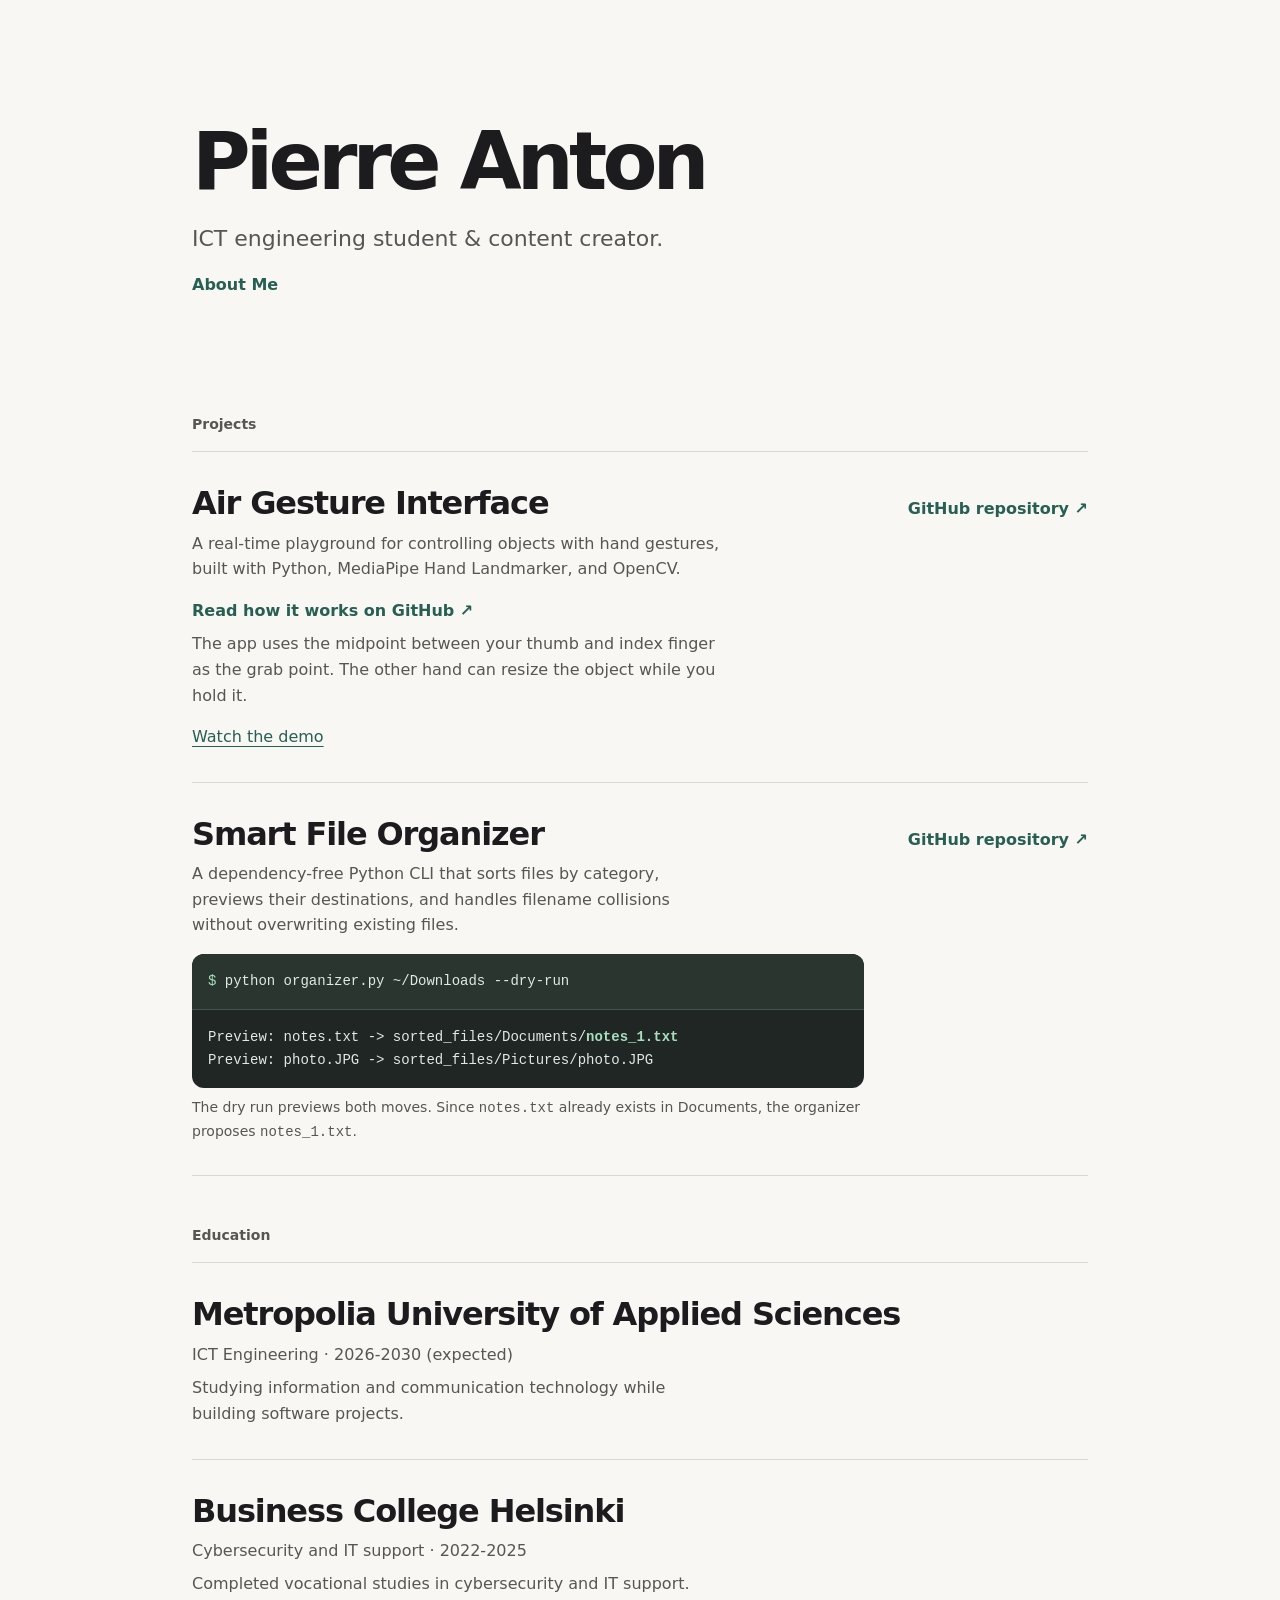
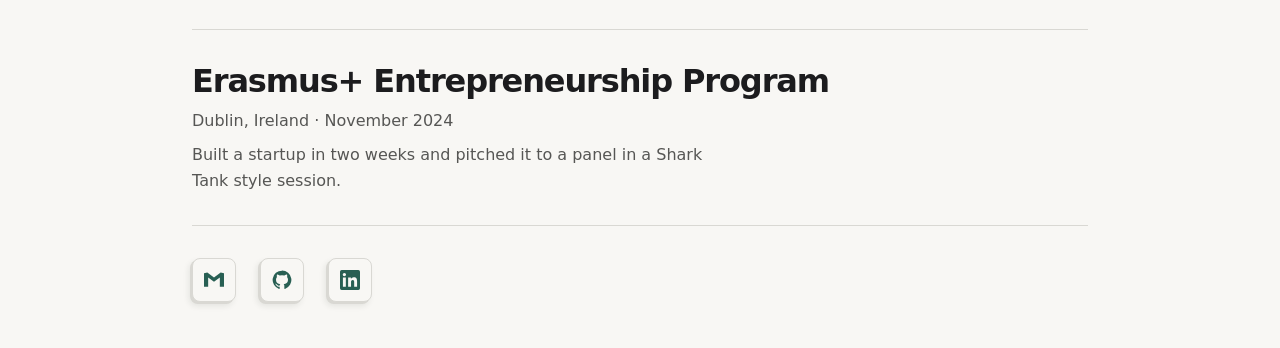
<file: index.html>
<!doctype html>
<html lang="en">
<head>
  <meta charset="utf-8">
  <meta name="viewport" content="width=device-width, initial-scale=1">
  <title>Pierre Anton · Developer Portfolio</title>
  <meta name="description" content="Explore Pierre Anton's software projects, including a webcam-based hand gesture interface and a Python file organizer with safe dry-run previews.">
  <link rel="canonical" href="https://pierreanton.com/">
  <meta property="og:type" content="website">
  <meta property="og:url" content="https://pierreanton.com/">
  <meta property="og:title" content="Pierre Anton · Developer Portfolio">
  <meta property="og:description" content="Explore Pierre Anton's software projects, including a webcam-based hand gesture interface and a Python file organizer with safe dry-run previews.">
  <meta property="og:image" content="https://pierreanton.com/demo/social-preview.jpg">
  <meta property="og:image:alt" content="Air Gesture Interface tracking a hand and moving virtual objects">
  <link rel="stylesheet" href="style.css?v=7">
  <link rel="preload" as="image" href="demo/air-gesture-demo.gif?v=3">
</head>
<body class="page">
  <header class="intro">
    <h1>Pierre Anton</h1>
    <p>ICT engineering student & content creator.</p>
    <nav class="page-nav" aria-label="Portfolio">
      <a href="about-me/">About Me</a>
    </nav>
  </header>

  <main>
    <section aria-labelledby="projects">
      <h2 id="projects">Projects</h2>
      <article class="project">
        <div>
          <h3>Air Gesture Interface</h3>
          <p>A real-time playground for controlling objects with hand gestures, built with Python, MediaPipe Hand Landmarker, and OpenCV.</p>
        </div>
        <a href="https://github.com/antonsec/air-gesture-interface">GitHub repository <span aria-hidden="true">↗</span></a>
        <div class="project-example">
          <a href="https://github.com/antonsec/air-gesture-interface#readme">Read how it works on GitHub ↗</a>
          <p>The app uses the midpoint between your thumb and index finger as the grab point. The other hand can resize the object while you hold it.</p>
          <button class="demo-trigger" type="button" aria-haspopup="dialog">Watch the demo</button>
          <dialog class="demo-window" id="gesture-demo" aria-labelledby="demo-title">
            <form method="dialog" class="demo-titlebar">
              <button aria-label="Close demo"><span aria-hidden="true">×</span></button>
              <strong id="demo-title" tabindex="-1" autofocus>Air Gesture Interface</strong>
            </form>
            <p class="demo-status" role="status"></p>
            <div class="demo-frame">
              <img hidden data-src="demo/air-gesture-demo.gif?v=3" alt="Webcam demo of hand gestures moving and resizing virtual objects" width="640" height="400">
            </div>
          </dialog>
        </div>
      </article>
      <article class="project">
        <div>
          <h3>Smart File Organizer</h3>
          <p>A dependency-free Python CLI that sorts files by category, previews their destinations, and handles filename collisions without overwriting existing files.</p>
        </div>
        <a href="https://github.com/antonsec/smart-file-organizer">GitHub repository <span aria-hidden="true">↗</span></a>
        <div class="project-example">
          <figure class="terminal-preview">
            <div class="terminal-screen" tabindex="0" aria-label="Smart File Organizer dry-run preview">
              <div class="terminal-command"><code><span aria-hidden="true">$ </span>python organizer.py ~/Downloads --dry-run</code></div>
              <pre><code><span class="terminal-line">Preview: notes.txt -&gt; sorted_files/Documents/<strong>notes_1.txt</strong></span><span class="terminal-line">Preview: photo.JPG -&gt; sorted_files/Pictures/photo.JPG</span></code></pre>
            </div>
            <figcaption>The dry run previews both moves. Since <code>notes.txt</code> already exists in Documents, the organizer proposes <code>notes_1.txt</code>.</figcaption>
          </figure>
        </div>
      </article>
    </section>

    <section class="education" aria-labelledby="education">
      <h2 id="education">Education</h2>
      <ul>
        <li>
          <h3>Metropolia University of Applied Sciences</h3>
          <p>ICT Engineering · 2026-2030 (expected)</p>
          <p>Studying information and communication technology while building software projects.</p>
        </li>
        <li>
          <h3>Business College Helsinki</h3>
          <p>Cybersecurity and IT support · 2022-2025</p>
          <p>Completed vocational studies in cybersecurity and IT support.</p>
        </li>
        <li>
          <h3>Erasmus+ Entrepreneurship Program</h3>
          <p>Dublin, Ireland · November 2024</p>
          <p>Built a startup in two weeks and pitched it to a panel in a Shark Tank style session.</p>
        </li>
      </ul>
    </section>
  </main>

  <footer class="contact">
    <a href="mailto:hello@pierreanton.com" aria-label="Email"><svg viewBox="0 0 24 24" aria-hidden="true" fill="currentColor"><path d="M0 4v16h5V9l7 5 7-5v11h5V4l-4-1-8 6-8-6z"/></svg></a>
    <a href="https://github.com/antonsec" aria-label="GitHub"><svg viewBox="0 0 24 24" aria-hidden="true" fill="currentColor"><path d="M12 .75a11.25 11.25 0 0 0-3.56 21.92c.56.1.77-.24.77-.54v-2.1c-3.13.68-3.79-1.33-3.79-1.33-.51-1.3-1.25-1.64-1.25-1.64-1.02-.7.08-.69.08-.69 1.13.08 1.72 1.16 1.72 1.16 1 1.71 2.62 1.22 3.26.93.1-.72.39-1.22.71-1.5-2.5-.28-5.13-1.25-5.13-5.56 0-1.23.44-2.24 1.16-3.03-.12-.28-.5-1.43.11-2.98 0 0 .95-.3 3.1 1.16a10.8 10.8 0 0 1 5.64 0c2.15-1.46 3.1-1.16 3.1-1.16.61 1.55.23 2.7.12 2.98.72.79 1.15 1.8 1.15 3.03 0 4.32-2.63 5.27-5.14 5.55.4.35.76 1.04.76 2.09v3.09c0 .3.2.65.77.54A11.25 11.25 0 0 0 12 .75Z"/></svg></a>
    <a href="https://www.linkedin.com/in/pierre-anton/" aria-label="LinkedIn"><svg viewBox="0 0 24 24" aria-hidden="true" fill="currentColor"><path d="M22 0H2a2 2 0 0 0-2 2v20a2 2 0 0 0 2 2h20a2 2 0 0 0 2-2V2a2 2 0 0 0-2-2ZM7 20H3.5V9H7ZM5.25 7.5a2 2 0 1 1 0-4 2 2 0 0 1 0 4ZM20.5 20H17v-5.5c0-1.3-.1-2.5-1.75-2.5s-2 1.3-2 2.5V20H9.75V9h3.35v1.5h.05A3.7 3.7 0 0 1 16.5 8.7c3.6 0 4 2.35 4 5.4Z"/></svg></a>
  </footer>
  <script src="demo-dialog.js?v=5" defer></script>
</body>
</html>
</file>
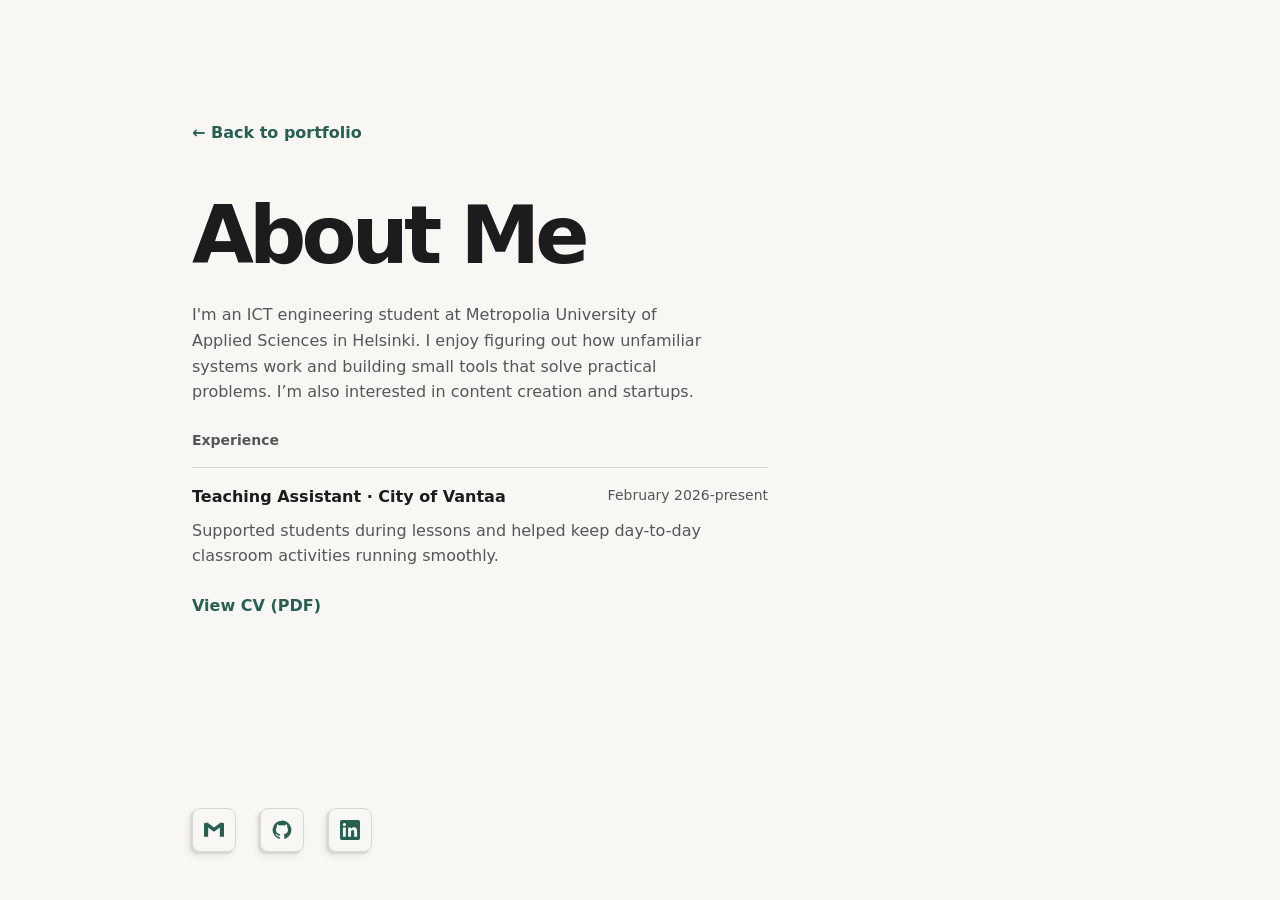
<file: about-me/index.html>
<!doctype html>
<html lang="en">
<head>
  <meta charset="utf-8">
  <meta name="viewport" content="width=device-width, initial-scale=1">
  <title>About Me · Pierre Anton</title>
  <link rel="stylesheet" href="../style.css?v=9">
</head>
<body class="page about-page">
  <header>
    <nav aria-label="Portfolio">
      <a href="../">← Back to portfolio</a>
    </nav>
  </header>

  <main class="about">
    <h1>About Me</h1>
    <p>I'm an ICT engineering student at Metropolia University of Applied Sciences in Helsinki. I enjoy figuring out how unfamiliar systems work and building small tools that solve practical problems. I’m also interested in content creation and startups.</p>
    <section class="experience" aria-labelledby="experience">
      <h2 id="experience">Experience</h2>
      <div class="experience-role">
        <strong>Teaching Assistant · City of Vantaa</strong>
        <span>February 2026-present</span>
      </div>
      <p>Supported students during lessons and helped keep day-to-day classroom activities running smoothly.</p>
    </section>
    <a href="../pdf/pierre-anton.pdf">View CV (PDF)</a>
  </main>

  <footer class="contact">
    <a href="mailto:hello@pierreanton.com" aria-label="Email"><svg viewBox="0 0 24 24" aria-hidden="true" fill="currentColor"><path d="M0 4v16h5V9l7 5 7-5v11h5V4l-4-1-8 6-8-6z"/></svg></a>
    <a href="https://github.com/antonsec" aria-label="GitHub"><svg viewBox="0 0 24 24" aria-hidden="true" fill="currentColor"><path d="M12 .75a11.25 11.25 0 0 0-3.56 21.92c.56.1.77-.24.77-.54v-2.1c-3.13.68-3.79-1.33-3.79-1.33-.51-1.3-1.25-1.64-1.25-1.64-1.02-.7.08-.69.08-.69 1.13.08 1.72 1.16 1.72 1.16 1 1.71 2.62 1.22 3.26.93.1-.72.39-1.22.71-1.5-2.5-.28-5.13-1.25-5.13-5.56 0-1.23.44-2.24 1.16-3.03-.12-.28-.5-1.43.11-2.98 0 0 .95-.3 3.1 1.16a10.8 10.8 0 0 1 5.64 0c2.15-1.46 3.1-1.16 3.1-1.16.61 1.55.23 2.7.12 2.98.72.79 1.15 1.8 1.15 3.03 0 4.32-2.63 5.27-5.14 5.55.4.35.76 1.04.76 2.09v3.09c0 .3.2.65.77.54A11.25 11.25 0 0 0 12 .75Z"/></svg></a>
    <a href="https://www.linkedin.com/in/pierre-anton/" aria-label="LinkedIn"><svg viewBox="0 0 24 24" aria-hidden="true" fill="currentColor"><path d="M22 0H2a2 2 0 0 0-2 2v20a2 2 0 0 0 2 2h20a2 2 0 0 0 2-2V2a2 2 0 0 0-2-2ZM7 20H3.5V9H7ZM5.25 7.5a2 2 0 1 1 0-4 2 2 0 0 1 0 4ZM20.5 20H17v-5.5c0-1.3-.1-2.5-1.75-2.5s-2 1.3-2 2.5V20H9.75V9h3.35v1.5h.05A3.7 3.7 0 0 1 16.5 8.7c3.6 0 4 2.35 4 5.4Z"/></svg></a>
  </footer>
</body>
</html>
</file>
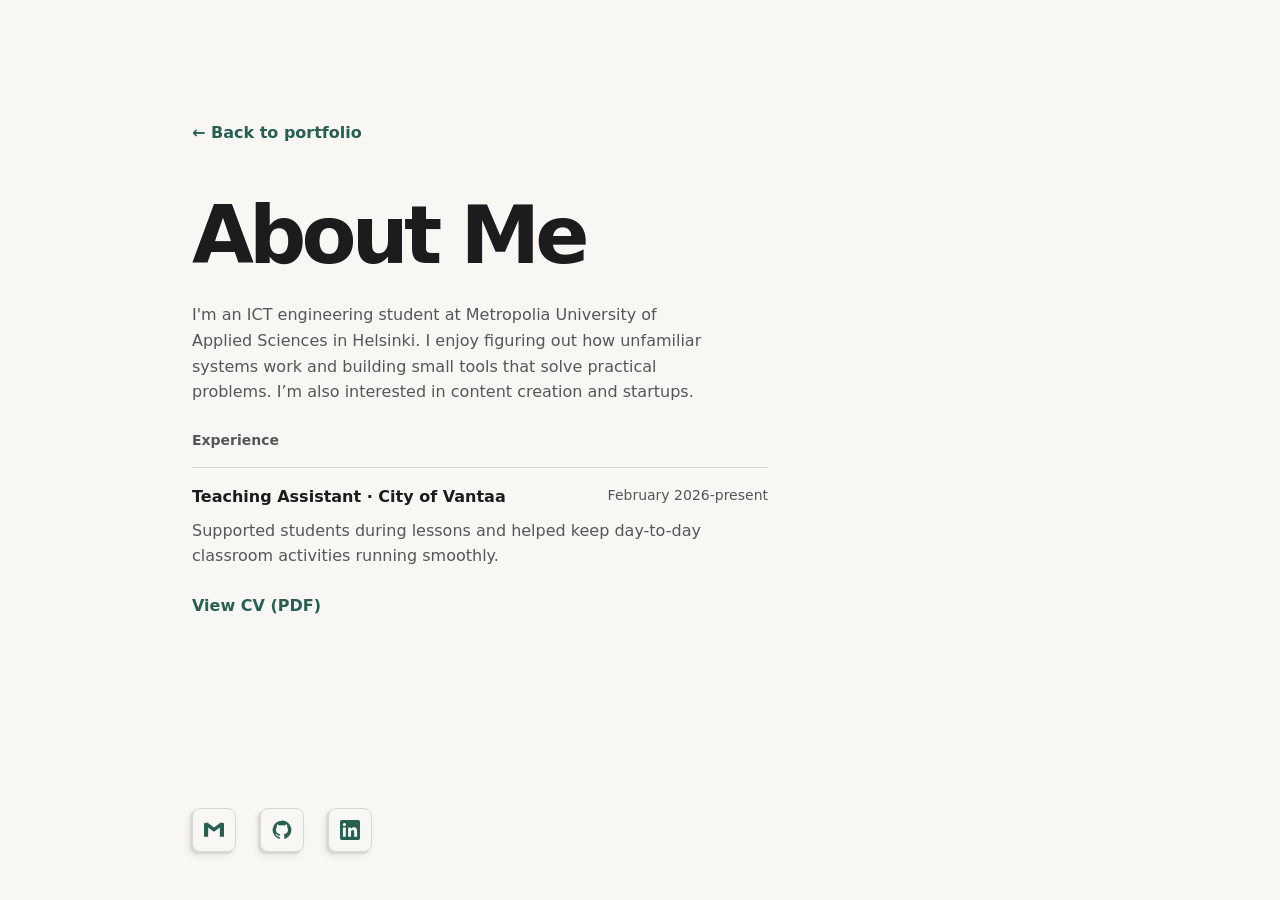
<file: about.html>
<!doctype html>
<html lang="en">
<head>
  <meta charset="utf-8">
  <meta http-equiv="refresh" content="0; url=about-me/">
  <link rel="canonical" href="https://pierreanton.com/about-me/">
  <title>About Me · Pierre Anton</title>
</head>
<body>
  <a href="about-me/">Continue to About Me</a>
</body>
</html>
</file>
<file: style.css>
:root {
  color-scheme: light;
  --paper: #f8f7f4;
  --ink: #1c1c1e;
  --muted: #565654;
  --accent: #285f53;
  --rule: #d9d8d3;
  --space-1: 8px;
  --space-2: 16px;
  --space-3: 24px;
  --space-4: 32px;
  --space-6: 48px;
  --space-9: 72px;
  --space-15: 120px;
}

* {
  box-sizing: border-box;
}

body {
  margin: 0;
  background: var(--paper);
  color: var(--ink);
  font: 1rem/1.6 system-ui, -apple-system, BlinkMacSystemFont, "Segoe UI", sans-serif;
}

.page {
  width: min(56rem, calc(100% - 2 * clamp(24px, 5vw, 72px)));
  margin-inline: auto;
  padding-block: clamp(var(--space-9), 10vw, var(--space-15)) var(--space-6);
  overflow-wrap: anywhere;
}

h1, h2, h3, p {
  margin: 0;
}

h1, h3 {
  text-wrap: balance;
}

h1 {
  font-size: clamp(2.75rem, 7vw, 5rem);
  font-weight: 650;
  letter-spacing: -0.06em;
  line-height: 1.06;
}

p {
  max-width: 52ch;
  color: var(--muted);
}

.intro p {
  margin-top: var(--space-2);
  font-size: clamp(1.125rem, 2vw, 1.375rem);
}

main {
  margin-top: clamp(var(--space-9), 9vw, var(--space-15));
}

h2 {
  margin-bottom: var(--space-2);
  color: var(--muted);
  font-size: 0.875rem;
  font-weight: 650;
}

.project {
  display: grid;
  gap: var(--space-2);
  align-items: baseline;
  justify-items: start;
}

.project,
.education li {
  padding-block: var(--space-4);
  border-block: 1px solid var(--rule);
}

.project + .project,
.education li + li {
  border-block-start: 0;
}

h3 {
  font-size: clamp(1.5rem, 3vw, 2rem);
  line-height: 1.2;
  letter-spacing: -0.035em;
  font-weight: 650;
}

.project p,
.education li p {
  margin-top: var(--space-1);
}

.education {
  margin-top: var(--space-6);
}

.education ul {
  margin: 0;
  padding: 0;
  list-style: none;
}

.about-page {
  display: flex;
  flex-direction: column;
  min-height: 100vh;
  min-height: 100dvh;
}

.about-page .contact {
  margin-top: auto;
  padding-top: var(--space-4);
}

.about {
  display: grid;
  justify-items: start;
  gap: var(--space-3);
  margin-top: var(--space-6);
}

.experience {
  width: min(100%, 36rem);
}

.experience-role {
  display: flex;
  flex-wrap: wrap;
  justify-content: space-between;
  gap: 4px var(--space-2);
  border-top: 1px solid var(--rule);
  padding-top: var(--space-2);
}

.experience-role span {
  color: var(--muted);
  font-size: 0.875rem;
}

.experience p {
  margin-top: var(--space-1);
}

.page-nav {
  margin-top: var(--space-2);
}

a {
  color: var(--accent);
  font-weight: 550;
  text-underline-offset: 0.25em;
  text-decoration-color: transparent;
  transition: text-decoration-color 140ms ease;
}

a:hover, a:focus-visible {
  text-decoration-color: currentColor;
}

a:focus-visible {
  outline: 2px solid currentColor;
  outline-offset: 4px;
}

.contact {
  display: flex;
  flex-wrap: wrap;
  gap: var(--space-2) var(--space-3);
  margin-top: var(--space-4);
  font-size: 0.875rem;
}

@media (min-width: 42rem) {
  .project {
    grid-template-columns: minmax(0, 1fr) auto;
    column-gap: var(--space-4);
  }

  .project > :nth-child(n + 3) {
    grid-column: 1 / -1;
    max-width: 100%;
  }
}

@media (prefers-reduced-motion: reduce) {
  a {
    transition: none;
  }
}

@media (prefers-reduced-motion: no-preference) {
  @view-transition {
    navigation: auto;
  }

  ::view-transition-old(root) {
    animation: 140ms ease-in both page-exit;
  }

  ::view-transition-new(root) {
    animation: 220ms ease-out both page-enter;
  }

  @keyframes page-exit {
    to {
      opacity: 0;
      transform: translateY(-4px);
    }
  }

  @keyframes page-enter {
    from {
      opacity: 0;
      transform: translateY(8px);
    }
  }
}

.project-example {
  min-width: 0;
  width: 100%;
}

.demo-trigger {
  appearance: none;
  margin-top: var(--space-2);
  padding: 0;
  border: 0;
  background: transparent;
  color: var(--accent);
  font: inherit;
  text-decoration: underline;
  text-underline-offset: 0.25em;
  cursor: pointer;
}

.demo-window {
  width: min(52rem, calc(100% - 32px));
  padding: 0;
  border: 1px solid var(--rule);
  border-radius: 16px;
  background: var(--paper);
  color: var(--ink);
}

.demo-window::backdrop {
  background: #131b18a6;
}

@media (prefers-reduced-motion: no-preference) {
  .demo-window::backdrop {
    transition: opacity 150ms ease-in;
  }

  .demo-window.is-closing::backdrop {
    opacity: 0;
  }
}

.demo-titlebar {
  display: grid;
  grid-template-columns: 44px 1fr 44px;
  align-items: center;
  padding-inline: var(--space-1);
  text-align: center;
}

.demo-titlebar button {
  display: grid;
  place-items: center;
  width: 44px;
  height: 44px;
  padding: 0;
  border: 0;
  border-radius: 50%;
  background: transparent;
  cursor: pointer;
}

.demo-titlebar button span {
  display: grid;
  place-items: center;
  width: 14px;
  height: 14px;
  border: 1px solid #df4d47;
  border-radius: 50%;
  background: #ff6059;
  color: transparent;
  font: 700 11px/1 system-ui, sans-serif;
}

.demo-titlebar button:is(:hover, :focus-visible) span {
  color: #561813;
}

@media (prefers-reduced-motion: no-preference) {
  .demo-titlebar button span {
    transition: color 140ms ease-out;
  }
}

.demo-titlebar button:focus-visible {
  outline-offset: -4px;
}

.demo-titlebar strong:focus {
  outline: none;
}

.demo-window img {
  display: block;
  width: 100%;
  height: auto;
}

.terminal-preview {
  max-width: 42rem;
  margin: 0;
}

.terminal-screen {
  overflow: hidden;
  border-radius: 12px;
  background: #202623;
  color: #e0e9e4;
  font: 0.875rem/1.65 ui-monospace, monospace;
}

.terminal-command,
.terminal-screen pre {
  margin: 0;
  padding: var(--space-2);
  white-space: pre-wrap;
  overflow-wrap: anywhere;
}

.terminal-command {
  border-bottom: 1px solid #45534c;
  background: #2b3530;
}

.terminal-command span,
.terminal-screen strong {
  color: #a7dfbc;
}

.terminal-screen code,
.terminal-screen pre {
  font: inherit;
}

.terminal-line {
  display: block;
}

.terminal-preview figcaption {
  margin-top: var(--space-1);
  color: var(--muted);
  font-size: 0.875rem;
}

.project-example :focus-visible {
  outline: 2px solid var(--accent);
  outline-offset: 4px;
}

.terminal-screen:is(:hover, :focus-visible) {
  box-shadow: 0 8px 18px #2026234d, 0 3px 6px #20262333;
}

@media (prefers-reduced-motion: no-preference) {
  .terminal-screen {
    transition: transform 220ms ease-out, box-shadow 220ms ease-out;
  }

  .terminal-screen:is(:hover, :focus-visible) {
    transform: translateY(-3px) scale(1.01);
  }

  .terminal-screen:is(:hover, :focus-visible, .is-playing) .terminal-command code {
    display: block;
    animation: terminal-command-reveal 500ms steps(24, end) both;
  }

  .terminal-screen:is(:hover, :focus-visible, .is-playing) strong {
    animation: terminal-match 600ms ease-out 500ms both;
  }

  @keyframes terminal-command-reveal {
    from { clip-path: inset(0 100% 0 0); }
    to { clip-path: inset(0); }
  }

  @keyframes terminal-match {
    25% { background-color: #a7dfbc; color: #202623; }
  }
}

.demo-window img[hidden],
.demo-status:empty {
  display: none;
}

.demo-status {
  padding: var(--space-2);
}

.demo-frame {
  overflow: hidden;
}

.demo-frame img {
  width: 104%;
  max-width: none;
  margin-inline-start: -4%;
}

.contact a {
  display: grid;
  place-items: center;
  width: 44px;
  height: 44px;
  border: 1px solid var(--rule);
  border-radius: 8px;
  background: var(--paper);
  box-shadow: -2px 2px 0 var(--rule), -3px 4px 6px #20262318;
}

.contact a:is(:hover, :focus-visible) {
  background: var(--accent);
  color: white;
  box-shadow: -3px 3px 0 #204d43, -5px 8px 12px #20262330;
}

.contact svg {
  width: 20px;
  height: 20px;
}

@media (prefers-reduced-motion: no-preference) {
  .contact a {
    transition: transform 200ms ease-out, box-shadow 200ms ease-out,
      background-color 200ms ease-out, color 200ms ease-out;
  }

  .contact a:is(:hover, :focus-visible) {
    transform: translate(2px, -3px) rotate(-5deg) skewX(4deg);
  }
}
</file>
